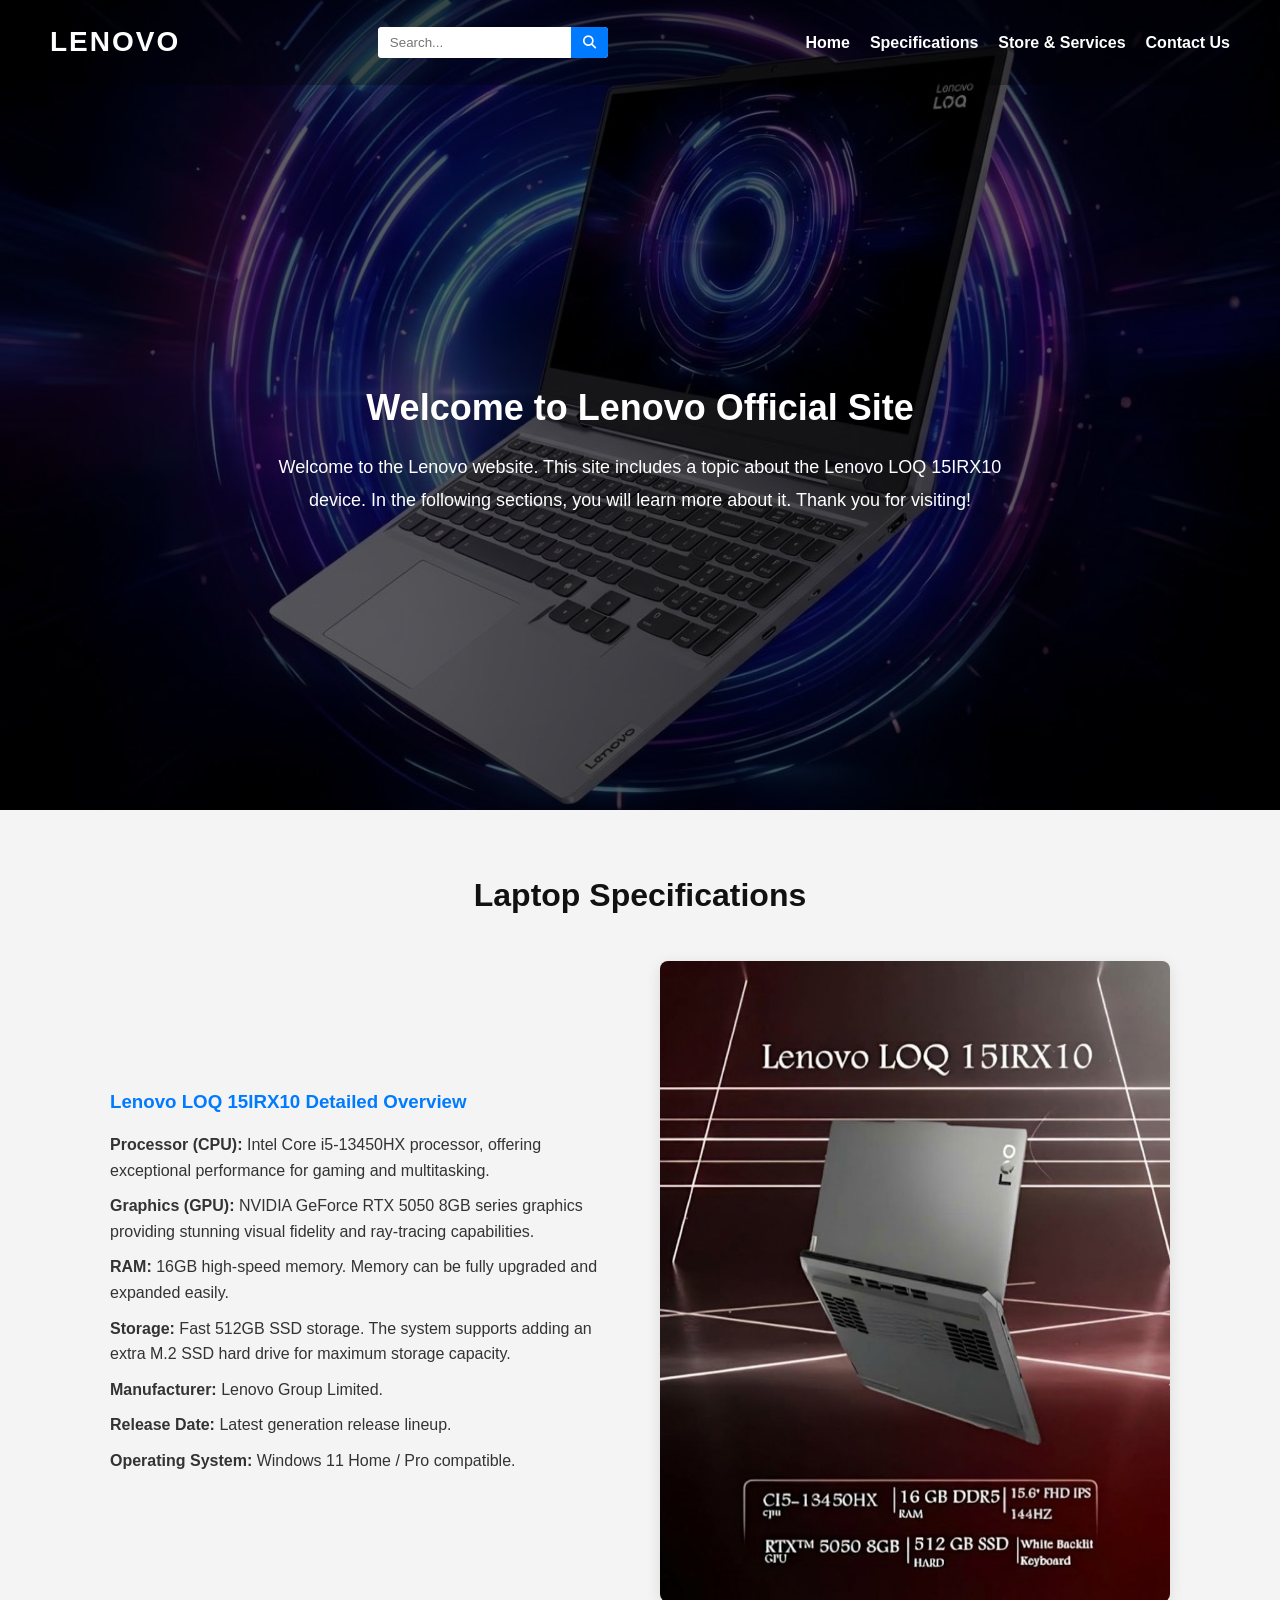
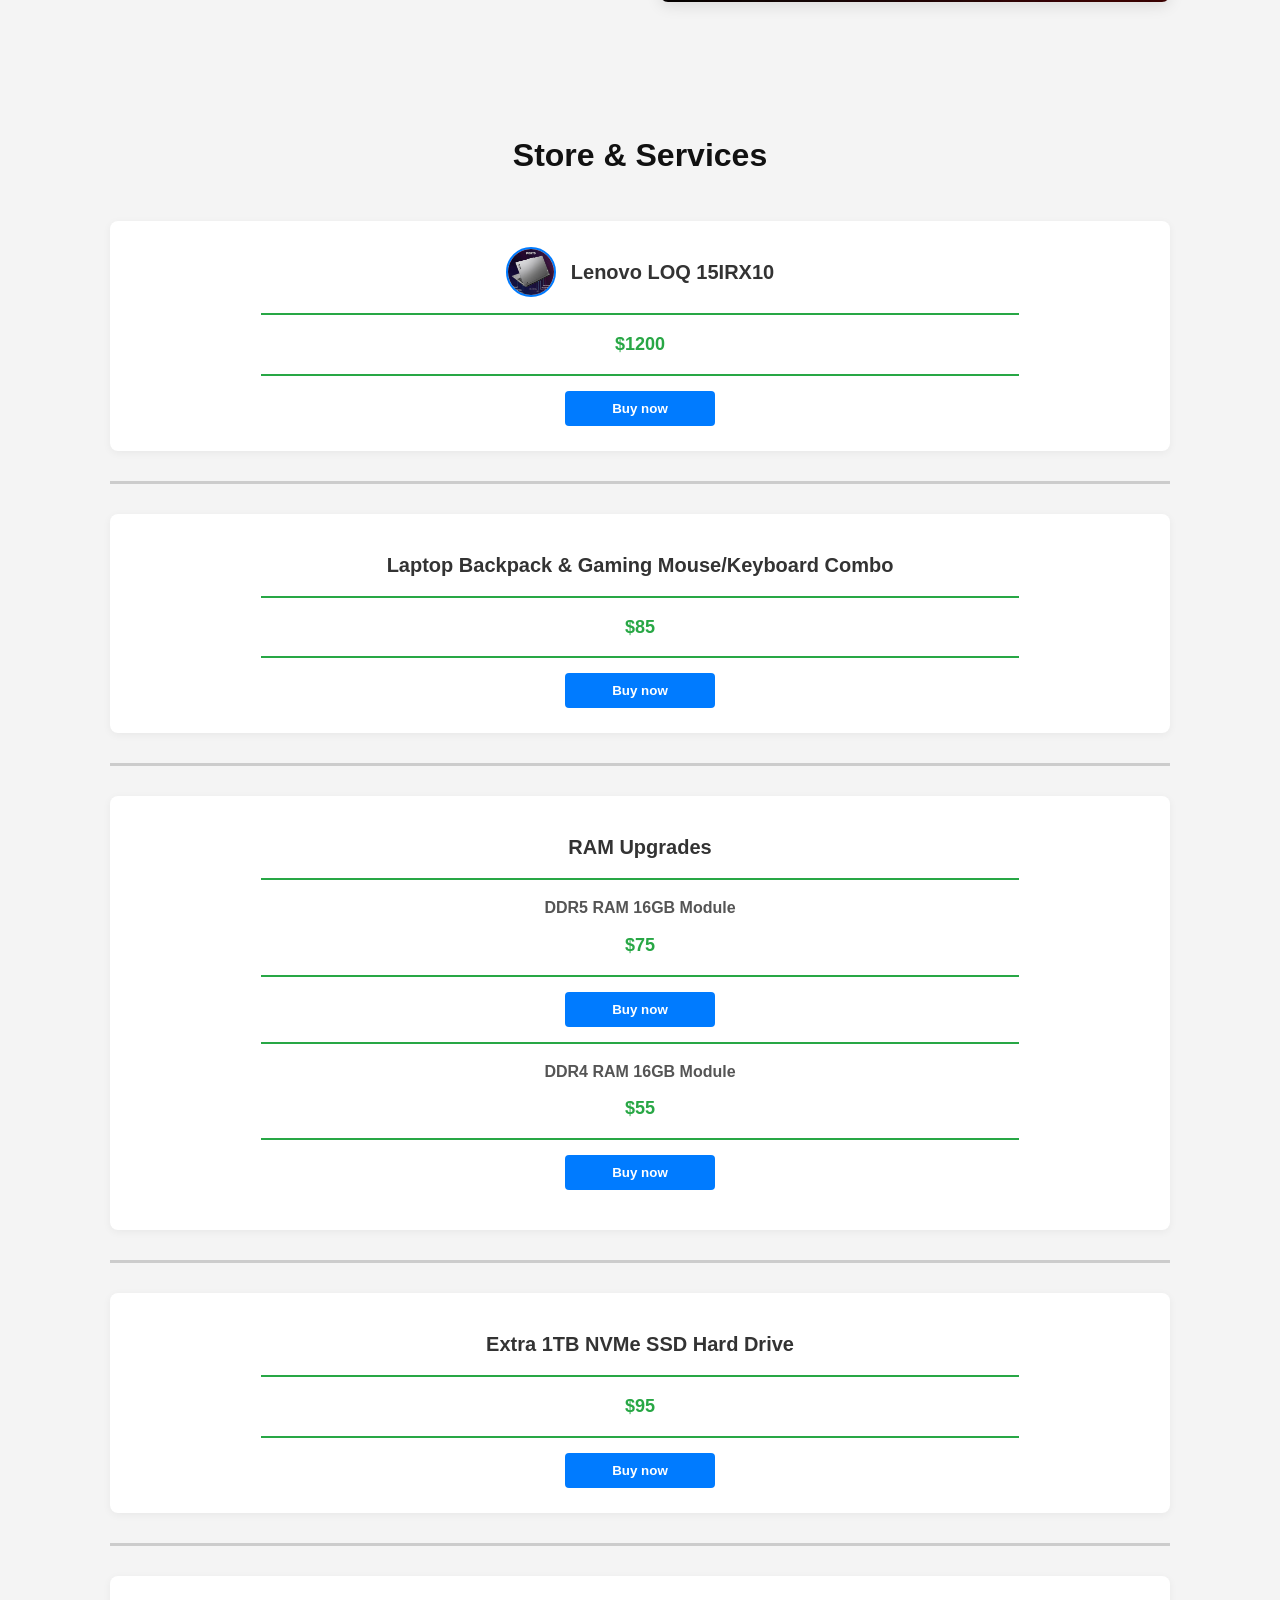
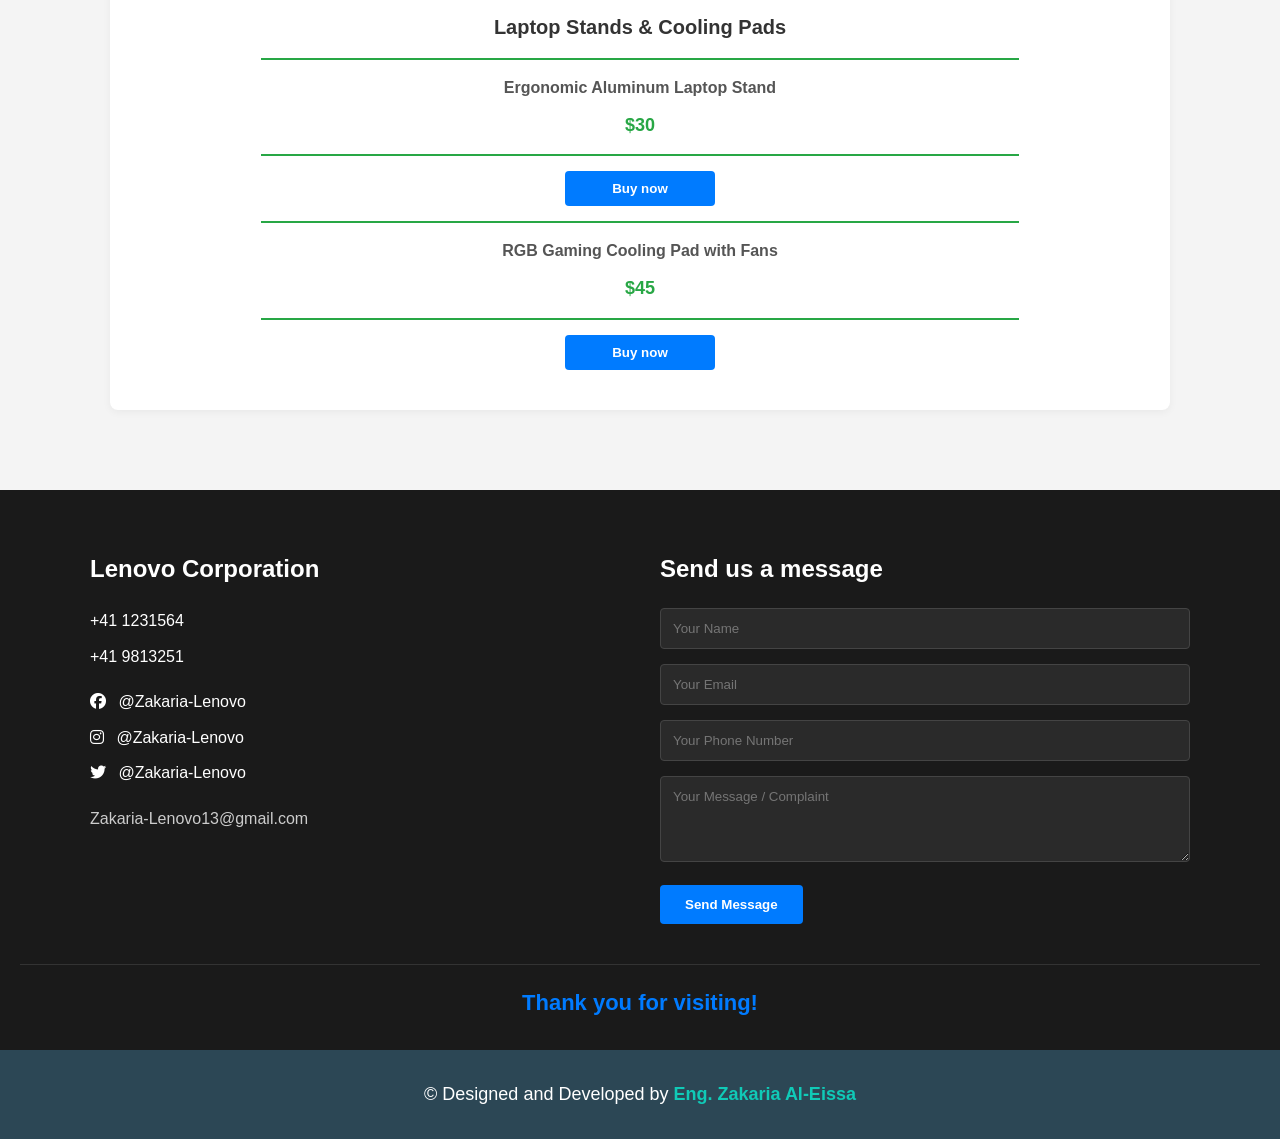
<file: index.html>
<!DOCTYPE html>
<html lang="en">
<head>
    <meta charset="UTF-8">
    <meta name="viewport" content="width=device-width, initial-scale=1.0">
    <title>Lenovo LOQ 15IRX10 Store</title>
    <link rel="stylesheet" href="style.css">
    <link rel="stylesheet" href="https://cdnjs.cloudflare.com/ajax/libs/font-awesome/6.4.0/css/all.min.css">
</head>
<body>
<!-- SECTION 1: HEADING -->
    <header id="heading-section" style="background-image: url('Z1.jpg'); max-width: 100%;">
        <div class="overlay"></div>
        <div class="header-container">
    <div class="logo-area">
        <span class="lenovo-logo">LENOVO</span>
    </div>
    
    <div class="header-right-group">
        <div class="search-box">
            <input type="text" placeholder="Search...">
            <button type="submit"><i class="fas fa-search"></i></button>
        </div>
        <button class="menu-toggle-btn" id="menuToggle" aria-label="Toggle navigation menu" aria-controls="navLinks" aria-expanded="false"><i class="fas fa-bars"></i></button>
    </div>
    
    <nav class="nav-links" id="navLinks">
        <a href="#heading-section">Home</a>
        <a href="#specs-section">Specifications</a>
        <a href="#store-section">Store & Services</a>
        <a href="#contact-section">Contact Us</a>
    </nav>
</div>
<script>
    const menuToggle = document.getElementById('menuToggle');
    const navLinks = document.getElementById('navLinks');

    menuToggle.addEventListener('click', function () {
        const isOpen = navLinks.classList.toggle('active');
        menuToggle.setAttribute('aria-expanded', String(isOpen));
    });

    // Close the mobile menu after choosing any section, including Contact Us.
    navLinks.querySelectorAll('a').forEach(function (link) {
        link.addEventListener('click', function () {
            navLinks.classList.remove('active');
            menuToggle.setAttribute('aria-expanded', 'false');
        });
    });
</script>

        <div class="welcome-banner">
            <h1>Welcome to Lenovo Official Site</h1>
            <p>Welcome to the Lenovo website. This site includes a topic about the Lenovo LOQ 15IRX10 device. In the following sections, you will learn more about it. Thank you for visiting!</p>
        </div>
    </header>
<!-- SECTION 2: SPECIFICATIONS -->
    <section id="specs-section" class="section-container">
        <h2>Laptop Specifications</h2>
        <div class="specs-content">
            <div class="specs-text">
                <h3>Lenovo LOQ 15IRX10 Detailed Overview</h3>
                <p><strong>Processor (CPU):</strong> Intel Core i5-13450HX processor, offering exceptional performance for gaming and multitasking.</p>
                <p><strong>Graphics (GPU):</strong> NVIDIA GeForce RTX 5050 8GB series graphics providing stunning visual fidelity and ray-tracing capabilities.</p>
                <p><strong>RAM:</strong> 16GB high-speed memory. Memory can be fully upgraded and expanded easily.</p>
                <p><strong>Storage:</strong> Fast 512GB SSD storage. The system supports adding an extra M.2 SSD hard drive for maximum storage capacity.</p>
                <p><strong>Manufacturer:</strong> Lenovo Group Limited.</p>
                <p><strong>Release Date:</strong> Latest generation release lineup.</p>
                <p><strong>Operating System:</strong> Windows 11 Home / Pro compatible.</p>
            </div>
            <div class="specs-image">
                <img src="Z2.jpg" alt="Lenovo LOQ 15IRX10 Specifications">
            </div>
        </div>
    </section>
<!-- SECTION 3: STORE AND SERVICES -->
    <section id="store-section" class="section-container">
        <h2>Store & Services</h2>
        
        <!-- Field 1: Main Product -->
        <div class="store-field">
            <div class="product-header-wrapper">
                <img src="Z3.jpg" alt="Lenovo LOQ" class="product-mini-img">
                <p class="product-title">Lenovo LOQ 15IRX10</p>
            </div>
            <hr class="green-divider">
            <p class="product-price">$1200</p>
            <hr class="green-divider">
            <button class="buy-btn">Buy now</button>
        </div>

        <hr class="full-divider">

        <!-- Field 2: Accessories -->
        <div class="store-field">
            <p class="product-title">Laptop Backpack & Gaming Mouse/Keyboard Combo</p>
            <hr class="green-divider">
            <p class="product-price">$85</p>
            <hr class="green-divider">
            <button class="buy-btn">Buy now</button>
        </div>

        <hr class="full-divider">
        <!-- Field 3: RAM Upgrades -->
        <div class="store-field">
            <p class="product-title">RAM Upgrades</p>
            <hr class="green-divider">
            <div class="sub-division">
                <p class="sub-title">DDR5 RAM 16GB Module</p>
                <p class="product-price">$75</p>
                <hr class="green-divider">
                <button class="buy-btn">Buy now</button>
            </div>
            <hr class="green-divider">
            <div class="sub-division">
                <p class="sub-title">DDR4 RAM 16GB Module</p>
                <p class="product-price">$55</p>
                <hr class="green-divider">
                <button class="buy-btn">Buy now</button>
            </div>
        </div>

        <hr class="full-divider">

        <!-- Field 4: SSD Hard Drive -->
        <div class="store-field">
            <p class="product-title">Extra 1TB NVMe SSD Hard Drive</p>
            <hr class="green-divider">
            <p class="product-price">$95</p>
            <hr class="green-divider">
            <button class="buy-btn">Buy now</button>
        </div>

        <hr class="full-divider">

        <!-- Field 5: Stand & Cooling Base -->
        <div class="store-field">
            <p class="product-title">Laptop Stands & Cooling Pads</p>
            <hr class="green-divider">
            <div class="sub-division">
                <p class="sub-title">Ergonomic Aluminum Laptop Stand</p>
                <p class="product-price">$30</p>
                <hr class="green-divider">
                <button class="buy-btn">Buy now</button>
            </div>
            <hr class="green-divider">
            <div class="sub-division">
                <p class="sub-title">RGB Gaming Cooling Pad with Fans</p>
                <p class="product-price">$45</p>
                <hr class="green-divider">
                <button class="buy-btn">Buy now</button>
            </div>
        </div>
    </section>

    <!-- SECTION 4: CONTACT & COMPLAINTs -->
    <footer id="contact-section">
        <div class="contact-grid">
            <div class="company-info">
                <h3>Lenovo Corporation</h3>
                <p class="phone-num">+41 1231564</p>
                <p class="phone-num">+41 9813251</p>
                
                <div class="social-icons">
                    <a href="#" target="_blank"><i class="fab fa-facebook"></i> @Zakaria-Lenovo</a>
                    <a href="#" target="_blank"><i class="fab fa-instagram"></i> @Zakaria-Lenovo</a>
                    <a href="#" target="_blank"><i class="fab fa-twitter"></i> @Zakaria-Lenovo</a>
                </div>
                
                <p class="email-contact">Zakaria-Lenovo13@gmail.com</p>
            </div>
            <div class="contact-form">
                <h3>Send us a message</h3>
                <form>
                    <input type="text" placeholder="Your Name" required>
                    <input type="email" placeholder="Your Email" required>
                    <input type="tel" placeholder="Your Phone Number" required>
                    <textarea placeholder="Your Message / Complaint" rows="4" required></textarea>
                    <button type="submit" class="submit-form-btn">Send Message</button>
                </form>
            </div>
        </div>

        <div class="footer-end-text">
            Thank you for visiting!
        </div>
    </footer>
    <!-- start footer -->
      <div class="footer">
      &copy; Designed and Developed by <span>Eng. Zakaria Al-Eissa</span></div>
     <!-- end footer -->

</body>
</html>
</file>
<file: style.css>
/* General Styles */
* {
    margin: 0;
    padding: 0;
    box-sizing: border-box;
    font-family: Arial, sans-serif;
}

html {
    scroll-behavior: smooth;
}

body {
    background-color: #f4f4f4;
    color: #333;
    line-height: 1.6;
}

/* SECTION 1: HEADING */
#heading-section {
    position: relative;
    background-size: cover;
    background-position: center;
    min-height: 90vh;
    color: #fff;
    display: flex;
    flex-direction: column;
    justify-content: space-between;
}

#heading-section .overlay {
    position: absolute;
    top: 0;
    left: 0;
    width: 100%;
    height: 100%;
    background: rgba(0, 0, 0, 0.6);
    z-index: 1;
}

.header-container {
    position: relative;
    z-index: 2;
    display: flex;
    justify-content: space-between;
    align-items: center;
    padding: 20px 50px;
    flex-wrap: wrap;
    background: rgba(0, 0, 0, 0.3);
}

.lenovo-logo {
    font-size: 28px;
    font-weight: bold;
    letter-spacing: 2px;
    color: #fff;
}

.nav-links {
    display: flex;
    gap: 20px;
}

.nav-links a {
    color: #fff;
    text-decoration: none;
    font-weight: bold;
    transition: color 0.3s;
}

.nav-links a:hover {
    color: #007bff;
}

.search-box {
    display: flex;
    align-items: center;
    background: #fff;
    border-radius: 4px;
    overflow: hidden;
}

.search-box input {
    border: none;
    padding: 8px 12px;
    outline: none;
}

.search-box button {
    background: #007bff;
    border: none;
    color: white;
    padding: 8px 12px;
    cursor: pointer;
}
.menu-toggle-btn {
    display: none;
    background: none;
    border: none;
    color: #fff;
    font-size: 24px;
    cursor: pointer;
}

.welcome-banner {
    position: relative;
    z-index: 2;
    text-align: center;
    max-width: 800px;
    margin: auto;
    padding: 40px 20px;
}

.welcome-banner h1 {
    font-size: 36px;
    margin-bottom: 15px;
}

.welcome-banner p {
    font-size: 18px;
    line-height: 1.8;
}

/* GENERAL SECTIONS */
.section-container {
    padding: 60px 20px;
    max-width: 1100px;
    margin: auto;
}

.section-container h2 {
    text-align: center;
    font-size: 32px;
    margin-bottom: 40px;
    color: #111;
}

/* SECTION 2: SPECS */
.specs-content {
    display: flex;
    align-items: center;
    gap: 40px;
    flex-wrap: wrap;
}

.specs-text {
    flex: 1;
    min-width: 300px;
}

.specs-text h3 {
    margin-bottom: 15px;
    color: #007bff;
}

.specs-text p {
    margin-bottom: 10px;
}

.specs-image {
    flex: 1;
    min-width: 300px;
    text-align: center;
}

.specs-image img {
    max-width: 100%;
    border-radius: 8px;
    box-shadow: 0 4px 15px rgba(0,0,0,0.1);
}

/* SECTION 3: STORE */
.store-field {
    background: #fff;
    padding: 25px;
    border-radius: 8px;
    margin-bottom: 20px;
    box-shadow: 0 2px 8px rgba(0,0,0,0.05);
}

.product-header-wrapper {
    display: flex;
    align-items: center;
    justify-content: center;
    gap: 15px;
}

.product-mini-img {
    width: 50px;
    height: 50px;
    border-radius: 50%;
    object-fit: cover;
    border: 2px solid #007bff;
}

.product-title {
    text-align: center;
    font-weight: bold;
    font-size: 20px;
    margin: 10px 0;
}

.sub-title {
    text-align: center;
    font-weight: bold;
    font-size: 16px;
    color: #555;
    margin: 10px 0;
}

.product-price {
    text-align: center;
    font-size: 18px;
    color: #28a745;
    margin: 10px 0;
    font-weight: bold;
}

.green-divider {
    border: none;
    border-top: 2px solid #28a745;
    width: 75%;
    margin: 15px auto;
}

.full-divider {
    border: none;
    border-top: 3px solid #ccc;
    width: 100%;
    margin: 30px 0;
}

.sub-division {
    margin: 15px 0;
}
.buy-btn {
    display: block;
    width: 150px;
    margin: 10px auto 0 auto;
    background-color: #007bff;
    color: #ffffff;
    border: none;
    padding: 10px 20px;
    font-weight: bold;
    border-radius: 4px;
    cursor: pointer;
    text-align: center;
    transition: background 0.3s;
}

.buy-btn:hover {
    background-color: #0056b3;
}

/* SECTION 4: CONTACT & COMPLAINTS (FOOTER) */
#contact-section {
    background-color: #1a1a1a;
    color: #fff;
    padding: 60px 20px 30px 20px;
}

.contact-grid {
    max-width: 1100px;
    margin: auto;
    display: flex;
    justify-content: space-between;
    gap: 40px;
    flex-wrap: wrap;
}

.company-info {
    flex: 1;
    min-width: 280px;
}

.company-info h3 {
    margin-bottom: 20px;
    font-size: 24px;
}

.phone-num {
    margin-bottom: 10px;
    font-size: 16px;
}

.social-icons {
    display: flex;
    flex-direction: column;
    gap: 10px;
    margin: 20px 0;
}

.social-icons a {
    color: #fff;
    text-decoration: none;
    transition: color 0.3s;
}

.social-icons a:hover {
    color: #007bff;
}

.social-icons i {
    margin-right: 8px;
}

.email-contact {
    font-size: 16px;
    color: #ccc;
}

.contact-form {
    flex: 1;
    min-width: 280px;
}

.contact-form h3 {
    margin-bottom: 20px;
    font-size: 24px;
}

.contact-form input,
.contact-form textarea {
    width: 100%;
    padding: 12px;
    margin-bottom: 15px;
    background: #2a2a2a;
    border: 1px solid #444;
    color: #fff;
    border-radius: 4px;
    outline: none;
}

.submit-form-btn {
    background-color: #007bff;
    color: #fff;
    border: none;
    padding: 12px 25px;
    font-weight: bold;
    border-radius: 4px;
    cursor: pointer;
    transition: background 0.3s;
}

.submit-form-btn:hover {
    background-color: #0056b3;
}

.footer-end-text {
    text-align: center;
    font-weight: bold;
    color: #007bff;
    font-size: 22px;
    margin-top: 40px;
    border-top: 1px solid #333;
    padding-top: 20px;
}
@media (max-width: 768px) {
    #heading-section {
        min-height: 100vh;
        min-height: 100svh;
        background-size: 100% 100%;
        background-position: center;
        background-repeat: no-repeat;
    }

    .header-container {
        display: flex;
        justify-content: space-between;
        align-items: center;
        padding: 15px 20px;
        position: relative;
    }
    .lenovo-logo {
        font-size: 22px;
    }
    .header-right-group {
        display: flex;
        align-items: center;
        gap: 15px;
    }

    .search-box {
        max-width: 140px;
    }

    .search-box input {
        width: 90px;
        padding: 6px;
        font-size: 12px;
    }
    .menu-toggle-btn {
        display: block;
    }
    .nav-links {
        display: none;
        position: absolute;
        top: calc(100% - 2px);
        right: 20px;
        left: auto;
        width: 190px;
        max-width: calc(100vw - 40px);
        background-color: #f6f6f6;
        flex-direction: column;
        align-items: stretch;
        gap: 0;
        padding: 5px 0;
        z-index: 10;
        border-radius: 6px;
        box-shadow: 0 4px 12px rgba(0,0,0,0.25);
    }
    .nav-links.active {
        display: flex;
    }

    .nav-links a {
        color: #333333;
        display: block;
        width: 100%;
        text-align: left;
        padding: 9px 14px;
        font-size: 14px;
        line-height: 1.4;
        border-bottom: 1px solid #e2e2e2;
    }

    .nav-links a:hover,
    .nav-links a:focus-visible {
        color: #007bff;
        background-color: #ededed;
        outline: none;
    }

    .nav-links a:last-child {
        border-bottom: none;
    }

    .welcome-banner h1 {
        font-size: 26px;
    }

    .welcome-banner p {
        font-size: 15px;
    }

    .specs-content {
        flex-direction: column;
    }

    .contact-grid {
        flex-direction: column;
    }
}
/* start footer */
.footer {
  background-color: #2c4755;
  color: white;
  padding: 30px 10px;
  text-align: center;
  font-size: 18px;
}
.footer span {
  font-weight: bold;
  color: #10cab7;
}
/* end footer */
</file>
